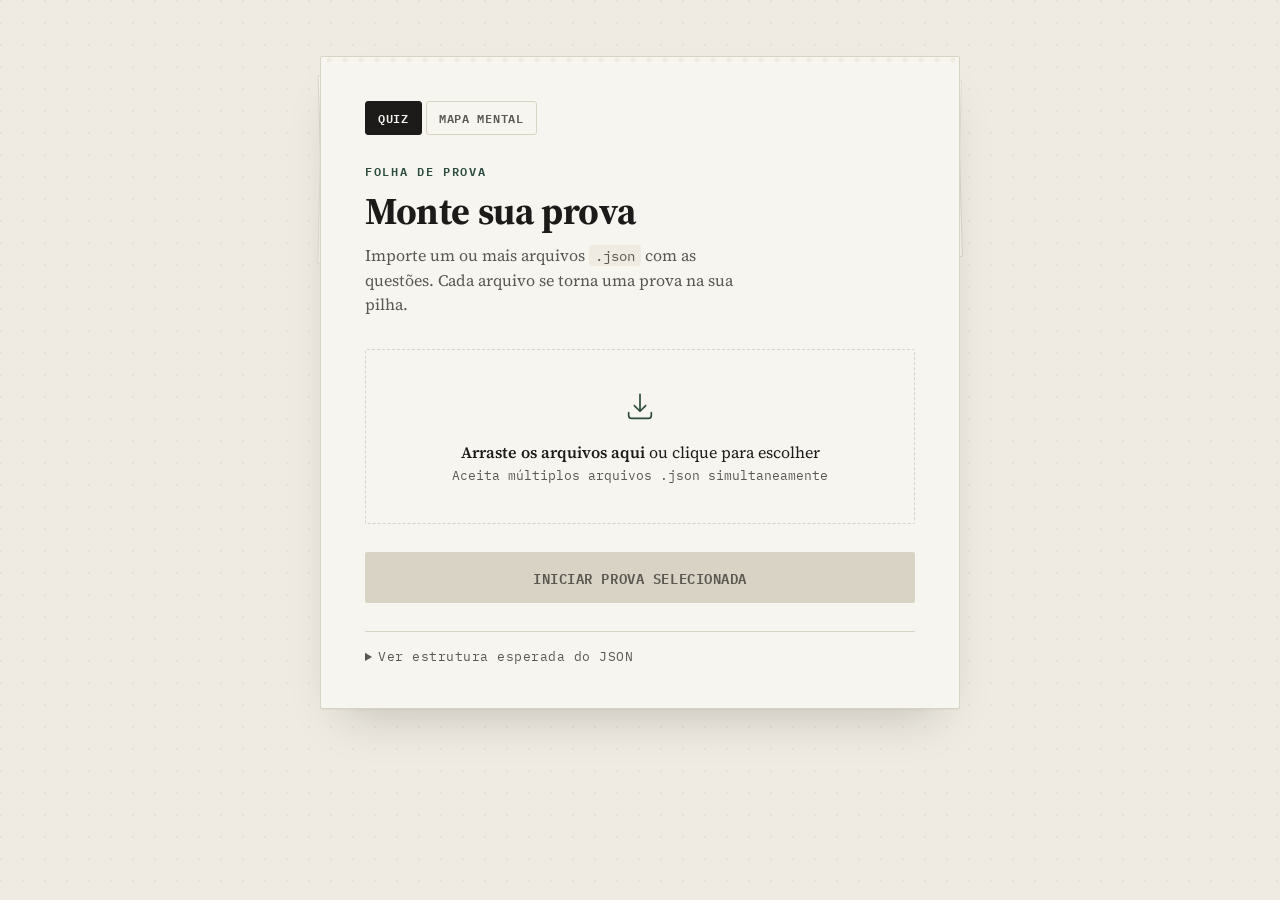
<file: index.html>
<!DOCTYPE html>
<html lang="pt-BR">
<head>
<meta charset="UTF-8">
<meta name="viewport" content="width=device-width, initial-scale=1.0">
<title>Folha de Prova — Quiz</title>
<link rel="preconnect" href="https://fonts.googleapis.com">
<link rel="preconnect" href="https://fonts.gstatic.com" crossorigin>
<link href="https://fonts.googleapis.com/css2?family=Source+Serif+4:opsz,wght@8..60,400;8..60,500;8..60,600;8..60,700&family=IBM+Plex+Mono:wght@400;500;600&display=swap" rel="stylesheet">
<link rel="stylesheet" href="style.css">
</head>
<body>

<div class="paper-stack" aria-hidden="true">
  <div class="paper-sheet sheet-2"></div>
  <div class="paper-sheet sheet-1"></div>
</div>

<main class="exam-sheet" id="examSheet">

  <!-- ========== TELA 1: IMPORTAÇÃO ========== -->
  <section class="screen" id="screen-import" data-screen="import">
    <header class="sheet-header">
      <nav class="page-nav">
        <a href="index.html" class="page-nav-link is-active">Quiz</a>
        <a href="mindmap.html" class="page-nav-link">Mapa Mental</a>
      </nav>
      <span class="eyebrow">Folha de Prova</span>
      <h1 class="title-display">Monte sua prova</h1>
      <p class="subtitle">Importe um ou mais arquivos <code>.json</code> com as questões. Cada arquivo se torna uma prova na sua pilha.</p>
    </header>

    <div class="dropzone" id="dropzone" tabindex="0" role="button" aria-label="Importar arquivos JSON de quiz">
      <svg class="dropzone-icon" viewBox="0 0 48 48" fill="none" xmlns="http://www.w3.org/2000/svg">
        <path d="M24 6V30M24 30L16 22M24 30L32 22" stroke="currentColor" stroke-width="2.4" stroke-linecap="round" stroke-linejoin="round"/>
        <path d="M8 32V36C8 38.2091 9.79086 40 12 40H36C38.2091 40 40 38.2091 40 36V32" stroke="currentColor" stroke-width="2.4" stroke-linecap="round" stroke-linejoin="round"/>
      </svg>
      <p class="dropzone-text"><strong>Arraste os arquivos aqui</strong> ou clique para escolher</p>
      <p class="dropzone-hint">Aceita múltiplos arquivos .json simultaneamente</p>
      <input type="file" id="fileInput" accept=".json,application/json" multiple hidden>
    </div>

    <p class="import-error" id="importError" role="alert" hidden></p>

    <div class="quiz-stack" id="quizStack" hidden>
      <h2 class="stack-label">Provas na pilha <span id="stackCount">0</span></h2>
      <ul class="stack-list" id="stackList"></ul>
    </div>

    <button class="btn-primary" id="startBtn" disabled>Iniciar prova selecionada</button>

    <details class="format-help">
      <summary>Ver estrutura esperada do JSON</summary>
      <pre><code>{
  "quiz": "Aula 2",
  "disciplina": "Redes I",
  "questoes": [
    {
      "questao": "questao1",
      "perg1": "pergunta 1",
      "perg2": "pergunta 2",
      "perg3": "pergunta 3",
      "resposta": 2
    }
  ]
}</code></pre>
    </details>
  </section>

  <!-- ========== TELA 2: QUIZ ========== -->
  <section class="screen" id="screen-quiz" data-screen="quiz" hidden>
    <header class="sheet-header quiz-header">
      <div class="stamp" id="disciplinaStamp">Disciplina</div>
      <h1 class="title-display" id="quizTitle">Aula</h1>
      <p class="question-counter">
        Questão <span id="qCurrent">1</span> de <span id="qTotal">0</span>
      </p>
      <div class="progress-track" aria-hidden="true">
        <div class="progress-fill" id="progressFill"></div>
      </div>
    </header>

    <div class="question-card" id="questionCard">
      <p class="question-text" id="questionText">Carregando questão…</p>
      <div class="options-list" id="optionsList" role="radiogroup"></div>
    </div>

    <div class="quiz-nav">
      <button class="btn-ghost" id="prevBtn">← Anterior</button>
      <button class="btn-primary" id="nextBtn" disabled>Próxima →</button>
    </div>
  </section>

  <!-- ========== TELA 3: RESULTADO ========== -->
  <section class="screen" id="screen-result" data-screen="result" hidden>
    <div class="grade-stamp" id="gradeStamp">
      <span class="grade-value" id="gradeValue">0/0</span>
      <span class="grade-label" id="gradeLabel">CORRIGIDO</span>
    </div>

    <header class="sheet-header">
      <span class="eyebrow" id="resultDisciplina">Disciplina</span>
      <h1 class="title-display" id="resultTitle">Resultado</h1>
      <p class="subtitle" id="resultSummary">Você acertou X de Y questões.</p>
    </header>

    <ol class="review-list" id="reviewList"></ol>

    <div class="quiz-nav">
      <button class="btn-ghost" id="retryBtn">Refazer esta prova</button>
      <button class="btn-primary" id="backBtn">Voltar à pilha</button>
    </div>
  </section>

</main>

<script src="script_indx.js"></script>
</body>
</html>
</file>
<file: style.css>
/* =========================================================
   FOLHA DE PROVA — design tokens
   ========================================================= */
:root {
  --paper:        #F7F5F0;
  --paper-dim:     #EFEBE2;
  --ink:           #1C1B19;
  --ink-soft:      #5B5852;
  --rule:          #D8D3C4;
  --green:         #2B4C3F;
  --green-soft:    #E4EBE6;
  --red:           #8B3A2B;
  --red-soft:      #F3E4DD;
  --gold:          #B8893B;

  --font-display:  "Source Serif 4", Georgia, serif;
  --font-body:      "Source Serif 4", Georgia, serif;
  --font-mono:      "IBM Plex Mono", "SF Mono", monospace;

  --radius:         2px;
  --shadow-sheet:   0 1px 0 rgba(28,27,25,0.04), 0 24px 48px -24px rgba(28,27,25,0.25);
}

* { box-sizing: border-box; }

html, body {
  margin: 0;
  padding: 0;
  background: var(--paper-dim);
  color: var(--ink);
  font-family: var(--font-body);
  -webkit-font-smoothing: antialiased;
}

body {
  min-height: 100vh;
  display: flex;
  align-items: flex-start;
  justify-content: center;
  padding: 56px 20px 80px;
  position: relative;
  background-image:
    radial-gradient(circle at 1px 1px, rgba(28,27,25,0.05) 1px, transparent 0);
  background-size: 22px 22px;
}

@media (prefers-reduced-motion: reduce) {
  * { animation-duration: 0.001ms !important; transition-duration: 0.001ms !important; }
}

/* ---------- stacked paper effect behind the main sheet ---------- */
.paper-stack {
  position: absolute;
  top: 56px;
  left: 50%;
  width: min(640px, calc(100% - 40px));
  pointer-events: none;
}
.paper-sheet {
  position: absolute;
  top: 0;
  left: 0;
  width: 100%;
  height: 200px;
  background: var(--paper);
  border: 1px solid var(--rule);
  border-radius: var(--radius);
}
.sheet-1 { transform: translateX(-50%) rotate(-1.6deg) translateY(10px); opacity: 0.9; }
.sheet-2 { transform: translateX(-50%) rotate(1.4deg) translateY(16px); opacity: 0.6; }

/* ---------- the main exam sheet ---------- */
.exam-sheet {
  position: relative;
  width: min(640px, 100%);
  background: var(--paper);
  border: 1px solid var(--rule);
  border-radius: var(--radius);
  box-shadow: var(--shadow-sheet);
  padding: 48px 44px 44px;
  overflow: hidden;
}

.exam-sheet::before {
  /* perforated edge along the top, like a tear-off exam sheet */
  content: "";
  position: absolute;
  top: 0; left: 0; right: 0;
  height: 6px;
  background-image: radial-gradient(circle at center, var(--paper-dim) 2.5px, transparent 2.6px);
  background-size: 16px 6px;
  background-repeat: repeat-x;
}

@media (max-width: 560px) {
  .exam-sheet { padding: 36px 22px 32px; }
}

/* =========================================================
   TYPOGRAPHY
   ========================================================= */
.eyebrow {
  display: inline-block;
  font-family: var(--font-mono);
  font-size: 12px;
  font-weight: 600;
  letter-spacing: 0.14em;
  text-transform: uppercase;
  color: var(--green);
  margin-bottom: 10px;
}

.title-display {
  font-family: var(--font-display);
  font-weight: 700;
  font-size: clamp(28px, 4vw, 38px);
  line-height: 1.1;
  margin: 0 0 10px;
  letter-spacing: -0.01em;
}

.subtitle {
  font-size: 16px;
  line-height: 1.55;
  color: var(--ink-soft);
  margin: 0 0 32px;
  max-width: 46ch;
}

.subtitle code {
  font-family: var(--font-mono);
  background: var(--paper-dim);
  padding: 1px 6px;
  border-radius: 3px;
  font-size: 0.9em;
}

.sheet-header { margin-bottom: 28px; }

/* =========================================================
   PAGE NAV (Quiz / Mapa Mental)
   ========================================================= */
.page-nav {
  display: flex;
  gap: 4px;
  margin: -4px 0 24px;
}

.page-nav-link {
  font-family: var(--font-mono);
  font-size: 12px;
  font-weight: 600;
  letter-spacing: 0.06em;
  text-transform: uppercase;
  text-decoration: none;
  color: var(--ink-soft);
  padding: 6px 12px;
  border: 1px solid var(--rule);
  border-radius: 3px;
  transition: border-color 140ms ease, color 140ms ease, background 140ms ease;
}

.page-nav-link:hover {
  border-color: var(--green);
  color: var(--green);
  background: var(--green-soft);
}

.page-nav-link.is-active {
  background: var(--ink);
  color: var(--paper);
  border-color: var(--ink);
}
.page-nav-link.is-active:hover {
  background: var(--green);
  border-color: var(--green);
  color: var(--paper);
}

/* =========================================================
   SCREENS
   ========================================================= */
.screen { animation: sheet-in 360ms ease both; }

@keyframes sheet-in {
  from { opacity: 0; transform: translateY(6px); }
  to   { opacity: 1; transform: translateY(0); }
}

/* =========================================================
   DROPZONE
   ========================================================= */
.dropzone {
  border: 1.5px dashed var(--rule);
  border-radius: var(--radius);
  padding: 40px 24px;
  text-align: center;
  cursor: pointer;
  transition: border-color 160ms ease, background 160ms ease;
  color: var(--ink);
}

.dropzone:hover,
.dropzone:focus-visible {
  border-color: var(--green);
  background: var(--green-soft);
}

.dropzone:focus-visible {
  outline: 2px solid var(--green);
  outline-offset: 3px;
}

.dropzone.dragover {
  border-color: var(--green);
  background: var(--green-soft);
}

.dropzone-icon {
  width: 34px;
  height: 34px;
  color: var(--green);
  margin-bottom: 12px;
}

.dropzone-text {
  margin: 0 0 4px;
  font-size: 16px;
}
.dropzone-text strong { font-weight: 600; }

.dropzone-hint {
  margin: 0;
  font-family: var(--font-mono);
  font-size: 12.5px;
  color: var(--ink-soft);
}

.import-error {
  font-family: var(--font-mono);
  font-size: 13.5px;
  color: var(--red);
  background: var(--red-soft);
  border: 1px solid var(--red);
  border-radius: var(--radius);
  padding: 12px 14px;
  margin: 16px 0 0;
}

/* =========================================================
   QUIZ STACK (lista de provas importadas)
   ========================================================= */
.quiz-stack { margin-top: 32px; }

.stack-label {
  font-family: var(--font-mono);
  font-size: 12px;
  font-weight: 600;
  letter-spacing: 0.1em;
  text-transform: uppercase;
  color: var(--ink-soft);
  margin: 0 0 12px;
}
.stack-label span {
  display: inline-flex;
  align-items: center;
  justify-content: center;
  min-width: 20px;
  height: 20px;
  padding: 0 5px;
  background: var(--ink);
  color: var(--paper);
  border-radius: 10px;
  font-size: 11px;
  margin-left: 4px;
}

.stack-list {
  list-style: none;
  margin: 0;
  padding: 0;
  display: flex;
  flex-direction: column;
  gap: 8px;
}

.stack-item {
  display: flex;
  align-items: center;
  gap: 12px;
  padding: 12px 14px;
  border: 1px solid var(--rule);
  border-radius: var(--radius);
  cursor: pointer;
  background: var(--paper);
  transition: border-color 140ms ease, background 140ms ease;
}

.stack-item:hover { border-color: var(--green); }

.stack-item input[type="radio"] {
  accent-color: var(--green);
  width: 16px;
  height: 16px;
  flex-shrink: 0;
}

.stack-item.selected {
  border-color: var(--green);
  background: var(--green-soft);
}

.stack-item-info { flex: 1; min-width: 0; }

.stack-item-title {
  font-weight: 600;
  font-size: 15px;
  margin: 0 0 2px;
}

.stack-item-meta {
  font-family: var(--font-mono);
  font-size: 12px;
  color: var(--ink-soft);
  margin: 0;
}

.stack-item-remove {
  flex-shrink: 0;
  border: none;
  background: none;
  color: var(--ink-soft);
  font-size: 18px;
  line-height: 1;
  cursor: pointer;
  padding: 4px 6px;
  border-radius: 3px;
}
.stack-item-remove:hover { color: var(--red); background: var(--red-soft); }

/* =========================================================
   BUTTONS
   ========================================================= */
.btn-primary {
  display: block;
  width: 100%;
  margin-top: 28px;
  padding: 14px 20px;
  background: var(--ink);
  color: var(--paper);
  border: none;
  border-radius: var(--radius);
  font-family: var(--font-mono);
  font-size: 14px;
  font-weight: 600;
  letter-spacing: 0.04em;
  text-transform: uppercase;
  cursor: pointer;
  transition: background 140ms ease, transform 140ms ease;
}

.btn-primary:hover:not(:disabled) { background: var(--green); }
.btn-primary:active:not(:disabled) { transform: scale(0.99); }

.btn-primary:disabled {
  background: var(--rule);
  color: var(--ink-soft);
  cursor: not-allowed;
}

.btn-primary:focus-visible { outline: 2px solid var(--green); outline-offset: 3px; }

.btn-ghost {
  padding: 14px 20px;
  background: transparent;
  color: var(--ink);
  border: 1px solid var(--rule);
  border-radius: var(--radius);
  font-family: var(--font-mono);
  font-size: 14px;
  font-weight: 600;
  letter-spacing: 0.02em;
  cursor: pointer;
  transition: border-color 140ms ease, background 140ms ease;
}
.btn-ghost:hover { border-color: var(--ink); background: var(--paper-dim); }
.btn-ghost:focus-visible { outline: 2px solid var(--green); outline-offset: 3px; }

/* =========================================================
   FORMAT HELP (details/summary)
   ========================================================= */
.format-help {
  margin-top: 28px;
  border-top: 1px solid var(--rule);
  padding-top: 16px;
}
.format-help summary {
  cursor: pointer;
  font-family: var(--font-mono);
  font-size: 12.5px;
  color: var(--ink-soft);
  letter-spacing: 0.04em;
}
.format-help summary:hover { color: var(--ink); }
.format-help pre {
  margin: 14px 0 0;
  background: var(--ink);
  color: var(--paper);
  padding: 16px 18px;
  border-radius: var(--radius);
  overflow-x: auto;
  font-size: 12.5px;
  line-height: 1.6;
}
.format-help code { font-family: var(--font-mono); }

/* =========================================================
   QUIZ SCREEN
   ========================================================= */
.quiz-header { position: relative; }

.stamp {
  display: inline-block;
  font-family: var(--font-mono);
  font-size: 11.5px;
  font-weight: 600;
  letter-spacing: 0.1em;
  text-transform: uppercase;
  color: var(--green);
  border: 1.5px solid var(--green);
  border-radius: 3px;
  padding: 3px 10px;
  margin-bottom: 14px;
  transform: rotate(-1deg);
}

.question-counter {
  font-family: var(--font-mono);
  font-size: 13px;
  color: var(--ink-soft);
  margin: 0 0 10px;
}
.question-counter span { color: var(--ink); font-weight: 600; }

.progress-track {
  width: 100%;
  height: 3px;
  background: var(--rule);
  border-radius: 2px;
  overflow: hidden;
}
.progress-fill {
  height: 100%;
  background: var(--green);
  border-radius: 2px;
  transition: width 280ms ease;
  width: 0%;
}

.question-card { margin-bottom: 28px; }

.question-text {
  font-size: 19px;
  line-height: 1.5;
  font-weight: 500;
  margin: 0 0 22px;
}

.options-list {
  display: flex;
  flex-direction: column;
  gap: 10px;
}

.option {
  display: flex;
  align-items: flex-start;
  gap: 12px;
  padding: 14px 16px;
  border: 1.5px solid var(--rule);
  border-radius: var(--radius);
  cursor: pointer;
  transition: border-color 140ms ease, background 140ms ease;
  text-align: left;
  background: var(--paper);
  font-family: var(--font-body);
  font-size: 15.5px;
  color: var(--ink);
  width: 100%;
}

.option:hover { border-color: var(--green); background: var(--green-soft); }
.option:focus-visible { outline: 2px solid var(--green); outline-offset: 2px; }

.option-marker {
  flex-shrink: 0;
  width: 24px;
  height: 24px;
  border-radius: 50%;
  border: 1.5px solid var(--rule);
  display: flex;
  align-items: center;
  justify-content: center;
  font-family: var(--font-mono);
  font-size: 12px;
  font-weight: 600;
  color: var(--ink-soft);
  transition: all 140ms ease;
}

.option.selected {
  border-color: var(--green);
  background: var(--green-soft);
}
.option.selected .option-marker {
  background: var(--green);
  border-color: var(--green);
  color: var(--paper);
}

/* feedback states once answered */
.option.correct {
  border-color: var(--green);
  background: var(--green-soft);
}
.option.correct .option-marker {
  background: var(--green);
  border-color: var(--green);
  color: var(--paper);
}
.option.incorrect {
  border-color: var(--red);
  background: var(--red-soft);
}
.option.incorrect .option-marker {
  background: var(--red);
  border-color: var(--red);
  color: var(--paper);
}
.option.disabled-option { cursor: default; }
.option.disabled-option:hover { background: inherit; }

.quiz-nav {
  display: flex;
  gap: 12px;
  margin-top: 8px;
}
.quiz-nav .btn-ghost { flex: 1; }
.quiz-nav .btn-primary { flex: 1; margin-top: 0; }

/* =========================================================
   RESULT SCREEN
   ========================================================= */
.grade-stamp {
  position: absolute;
  top: 28px;
  right: 28px;
  display: flex;
  flex-direction: column;
  align-items: center;
  justify-content: center;
  width: 108px;
  height: 108px;
  border: 3px solid var(--green);
  border-radius: 50%;
  transform: rotate(8deg);
  color: var(--green);
  background: rgba(43,76,63,0.03);
}
.grade-stamp.fail { border-color: var(--red); color: var(--red); background: rgba(139,58,43,0.03); }

.grade-value {
  font-family: var(--font-mono);
  font-size: 22px;
  font-weight: 700;
  line-height: 1;
}
.grade-label {
  font-family: var(--font-mono);
  font-size: 9.5px;
  letter-spacing: 0.12em;
  margin-top: 4px;
}

@media (max-width: 560px) {
  .grade-stamp { position: static; transform: rotate(-2deg); margin: 0 auto 20px; }
}

#screen-result .sheet-header { padding-right: 0; }

.review-list {
  list-style: none;
  margin: 0 0 28px;
  padding: 0;
  display: flex;
  flex-direction: column;
  gap: 14px;
}

.review-item {
  border: 1px solid var(--rule);
  border-radius: var(--radius);
  padding: 16px 18px;
}
.review-item.is-correct { border-left: 3px solid var(--green); }
.review-item.is-wrong { border-left: 3px solid var(--red); }

.review-q {
  font-size: 15px;
  font-weight: 500;
  margin: 0 0 10px;
}

.review-answer {
  font-family: var(--font-mono);
  font-size: 12.5px;
  margin: 0;
  line-height: 1.6;
}
.review-answer .label { color: var(--ink-soft); }
.review-answer .your-answer.wrong { color: var(--red); }
.review-answer .your-answer.right { color: var(--green); }
.review-answer .correct-answer { color: var(--green); }

.review-icon {
  display: inline-block;
  font-weight: 700;
  margin-right: 4px;
}
</file>
